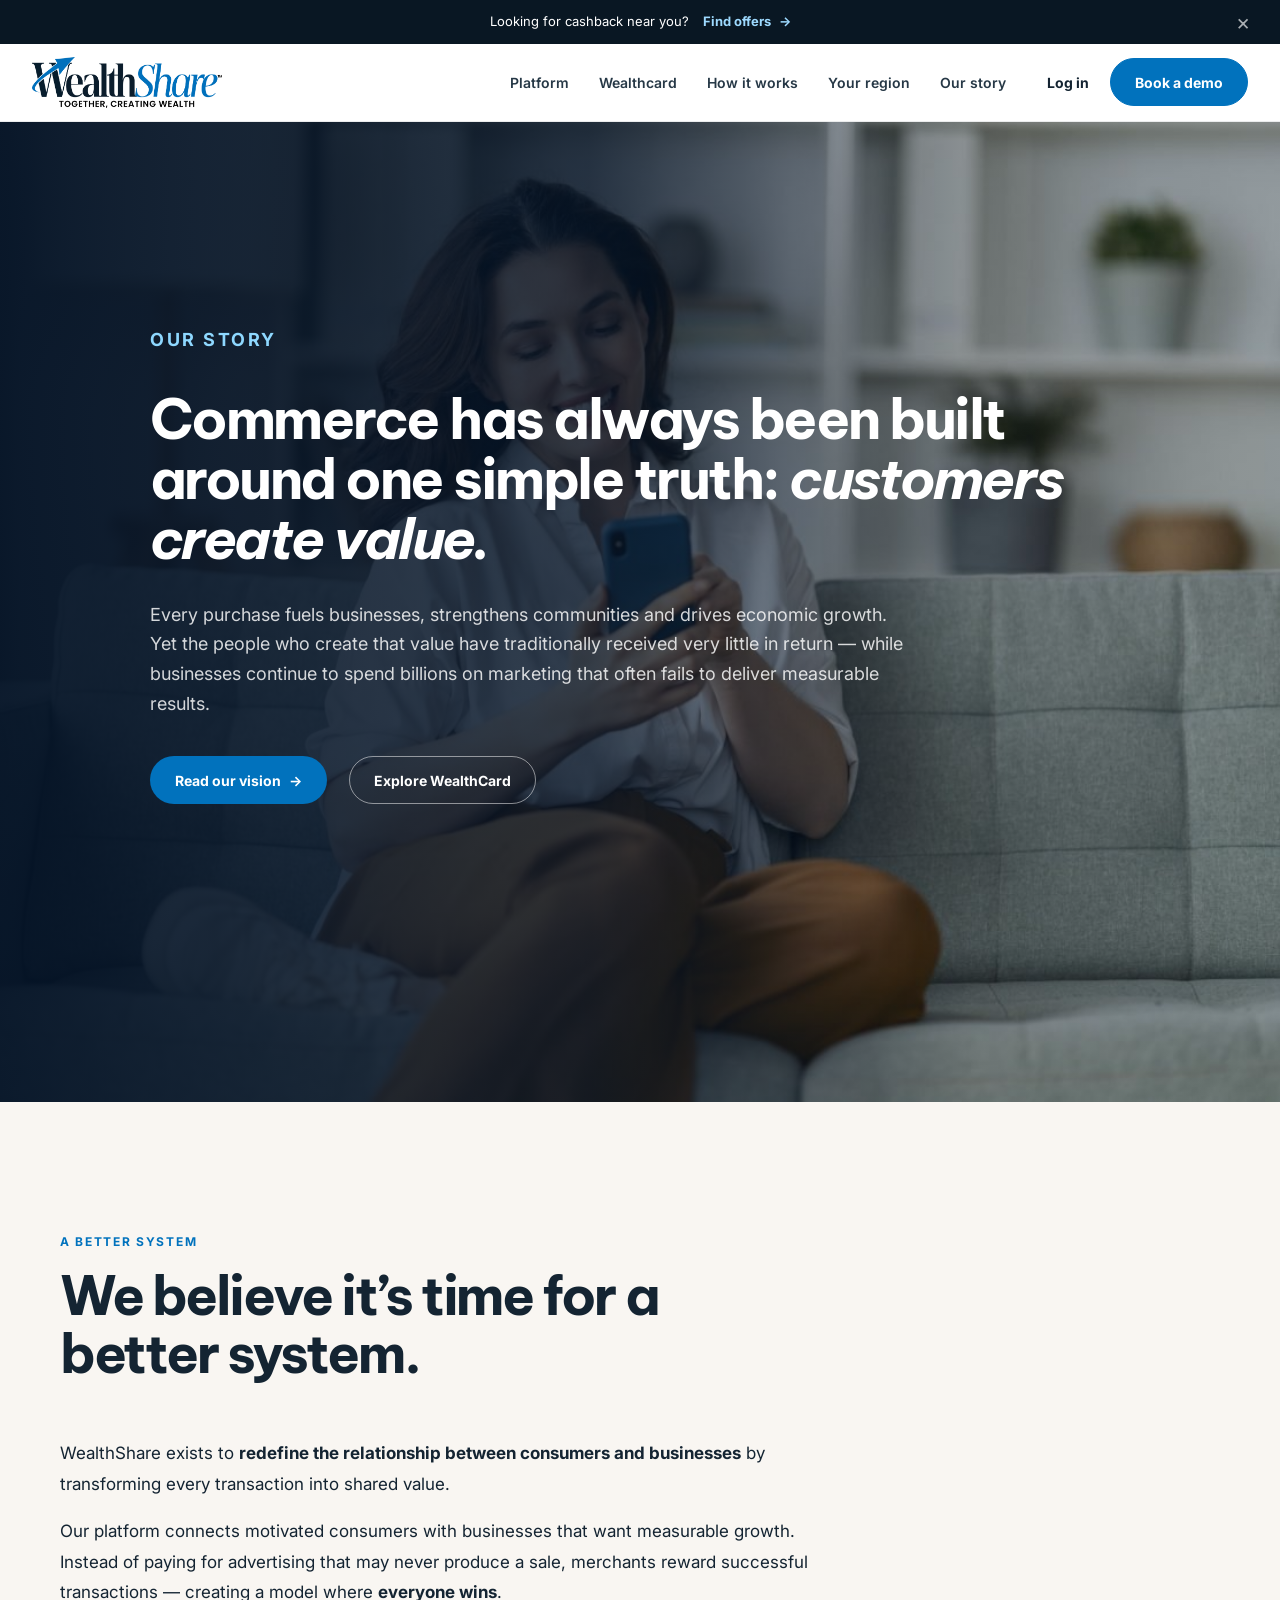
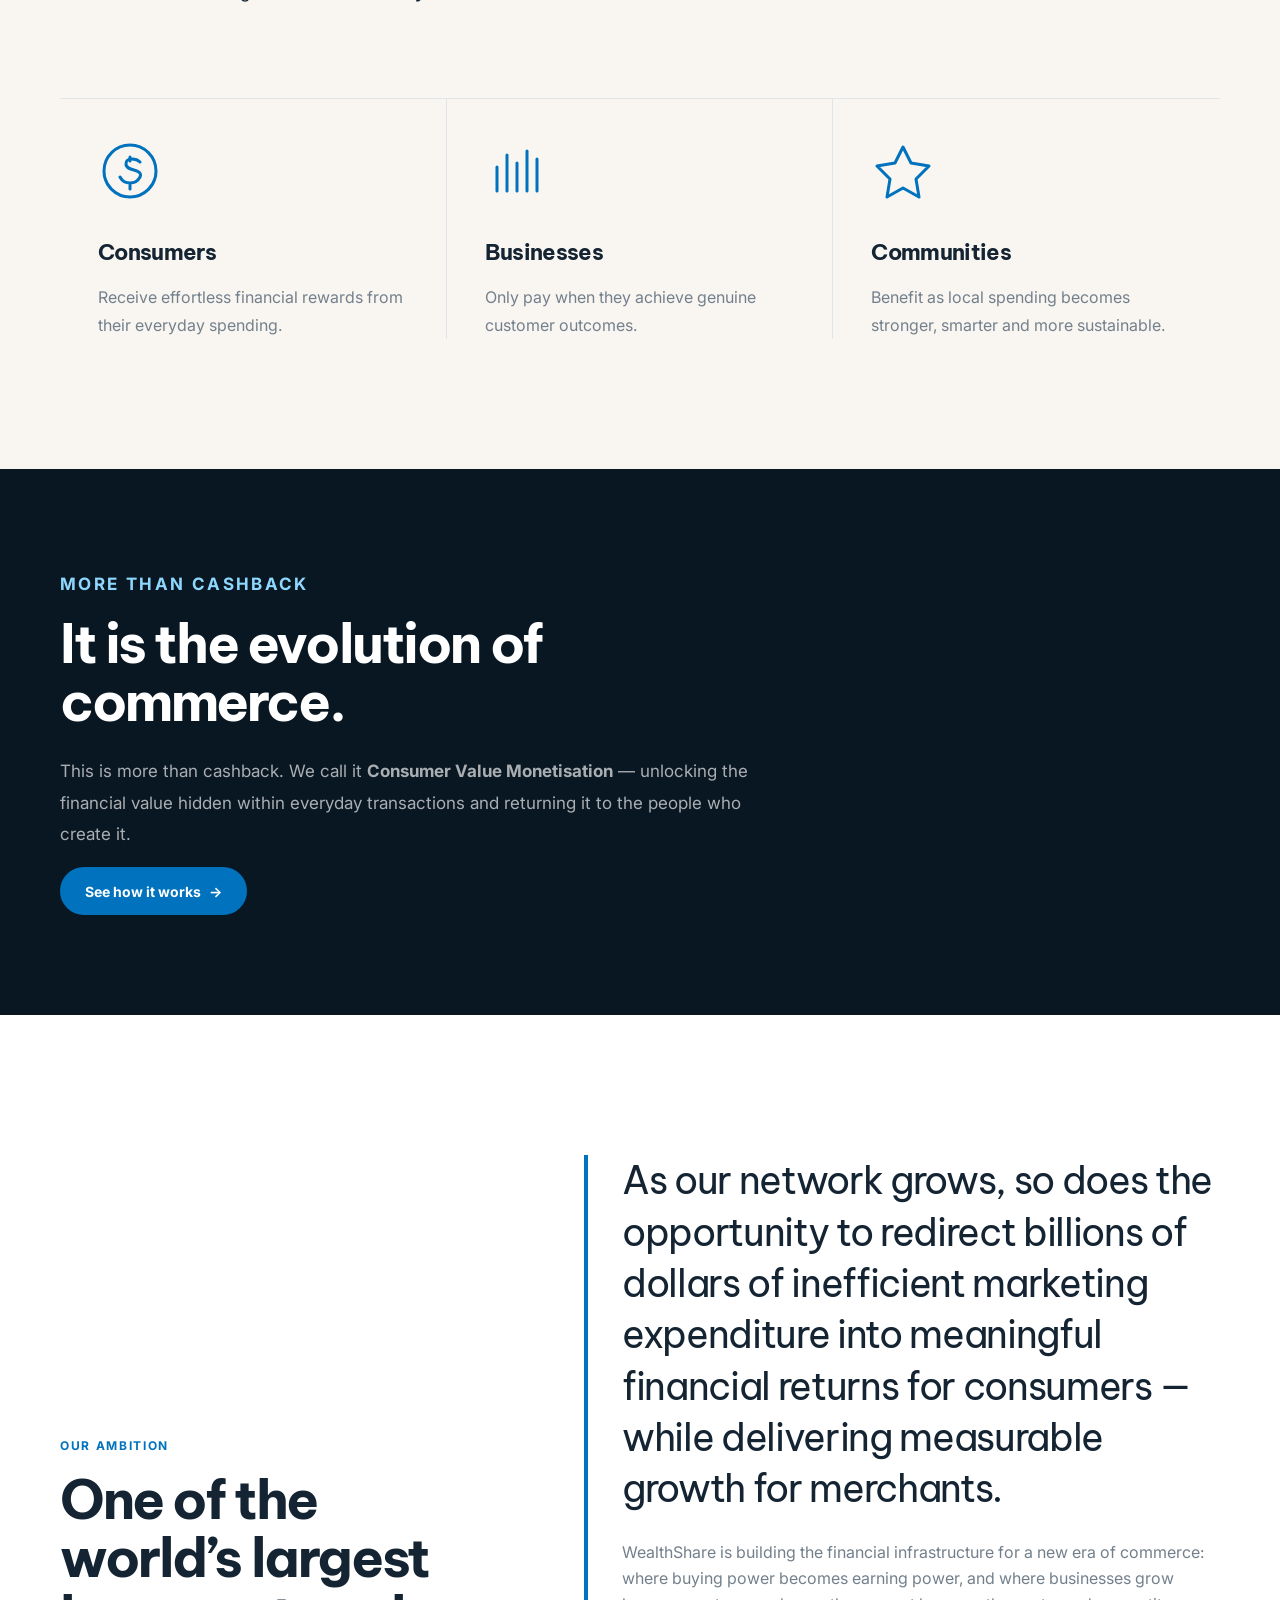
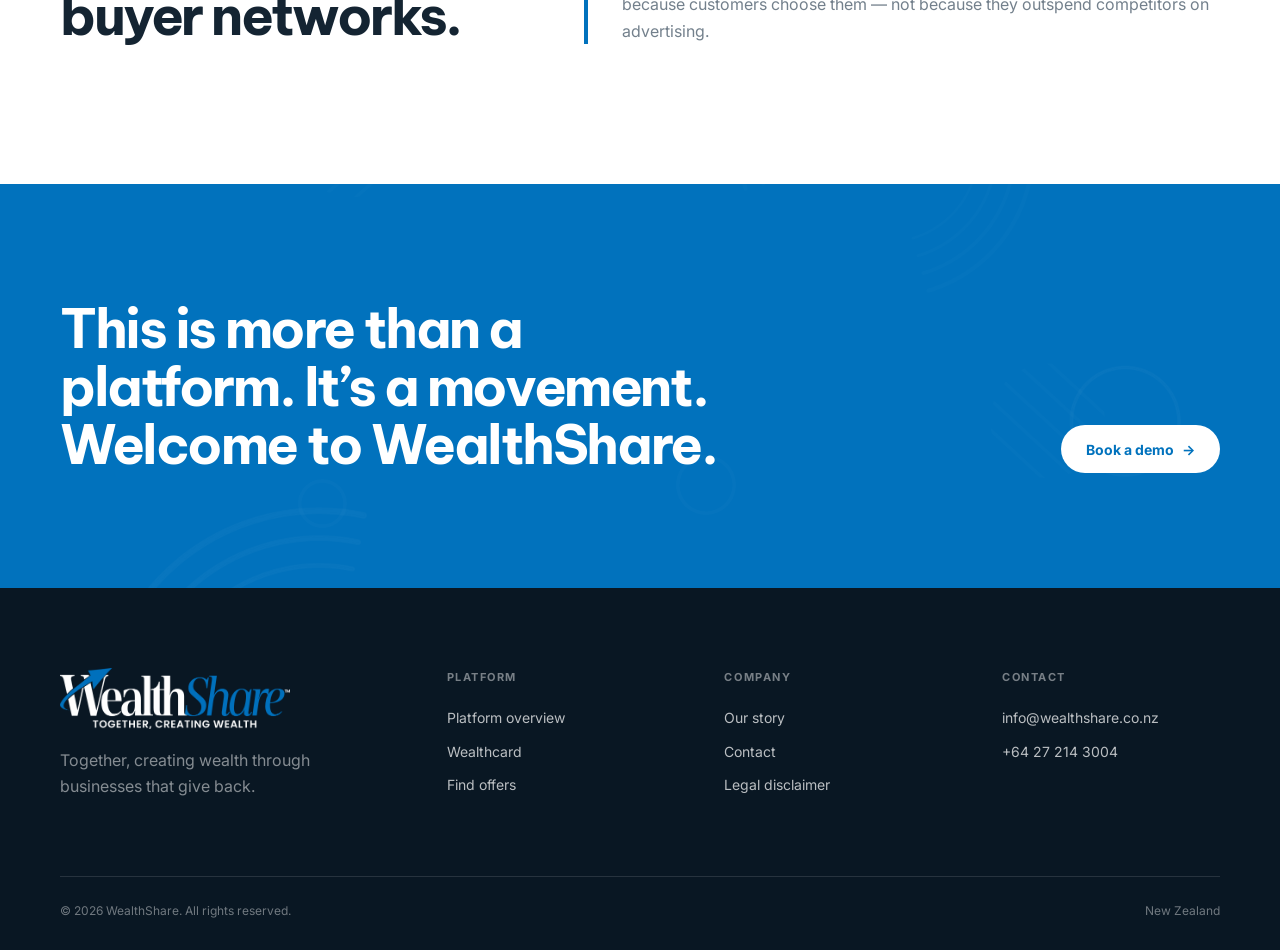
<file: story.html>
<!DOCTYPE html>
<html lang="en">
<head>
<meta charset="UTF-8">
<meta name="viewport" content="width=device-width, initial-scale=1.0">
<title>Our Story — WealthShare</title>
<meta name="description" content="WealthShare exists to redefine the relationship between consumers and businesses by transforming every transaction into shared value.">
<link rel="preconnect" href="https://fonts.googleapis.com">
<link rel="preconnect" href="https://fonts.gstatic.com" crossorigin>
<link href="https://fonts.googleapis.com/css2?family=Be+Vietnam+Pro:wght@400;500;600;700;800&family=Inter:wght@400;500;600;700&display=swap" rel="stylesheet">
<link rel="stylesheet" href="theme.css">
</head>
<body>

<div class="utility" id="utility"><span>Looking for cashback near you?</span><a class="link" href="https://alpha3402.github.io/wealthcare/#finder">Find offers <span class="arrow">→</span></a><button aria-label="Dismiss announcement" type="button">×</button></div>

<nav class="nav" aria-label="Primary navigation">
  <div class="inner">
    <a class="brand" href="https://alpha3402.github.io/wealthcare/" aria-label="WealthShare home"><img src="assets/wealthshare-logo.webp" alt="WealthShare"></a>
    <div class="navlinks">
      <a href="https://alpha3402.github.io/wealthcare/#platform">Platform</a>
      <a href="wealthcard.html">Wealthcard</a>
      <a href="https://alpha3402.github.io/wealthcare/#finder">How it works</a>
      <a href="https://alpha3402.github.io/wealthcare/#region">Your region</a>
      <a href="story.html" aria-current="page">Our story</a>
    </div>
    <div class="actions">
      <a class="btn btn-text" href="https://alpha3402.github.io/wealthcare/#contact">Log in</a>
      <a class="btn btn-outline" href="mailto:info@wealthshare.co.nz?subject=WealthShare%20demo">Book a demo</a>
      <button class="menu-toggle" type="button" aria-label="Open menu" aria-expanded="false"><span></span><span></span><span></span></button>
    </div>
  </div>
</nav>

<div class="mobile-menu" id="mobileMenu">
  <a href="https://alpha3402.github.io/wealthcare/#platform">Platform</a>
  <a href="wealthcard.html">Wealthcard</a>
  <a href="https://alpha3402.github.io/wealthcare/#finder">How it works</a>
  <a href="https://alpha3402.github.io/wealthcare/#region">Your region</a>
  <a href="story.html">Our story</a>
  <a class="btn btn-primary" href="mailto:info@wealthshare.co.nz?subject=WealthShare%20demo">Book a demo</a>
</div>

<!-- ================= HERO ================= -->
<section class="hero">
  <div class="shell hero-copy hero-feedback">
    <p class="eyebrow">Our story</p>
    <h1 class="hero-large">Commerce has always been built around one simple truth: <em>customers create value.</em></h1>
    <p class="hero-small">Every purchase fuels businesses, strengthens communities and drives economic growth. Yet the people who create that value have traditionally received very little in return — while businesses continue to spend billions on marketing that often fails to deliver measurable results.</p>
    <div class="hero-buttons">
      <a class="btn btn-primary" href="#vision">Read our vision <span class="arrow">→</span></a>
      <a class="btn btn-outline" href="wealthcard.html">Explore WealthCard</a>
    </div>
  </div>
</section>

<!-- ================= THE BETTER SYSTEM ================= -->
<section class="platform" id="vision">
  <div class="shell">
    <header class="platform-head">
      <p class="eyebrow">A better system</p>
      <h2 class="title">We believe it&rsquo;s time for a better system.</h2>
    </header>
    <div class="copy" style="max-width:760px">
      <p>WealthShare exists to <strong>redefine the relationship between consumers and businesses</strong> by transforming every transaction into shared value.</p>
      <p>Our platform connects motivated consumers with businesses that want measurable growth. Instead of paying for advertising that may never produce a sale, merchants reward successful transactions — creating a model where <strong>everyone wins</strong>.</p>
    </div>
    <div class="how">
      <div class="how-item">
        <svg class="how-icon" viewBox="0 0 64 64" fill="none" stroke="currentColor" stroke-width="3" stroke-linecap="round" stroke-linejoin="round" aria-hidden="true"><circle cx="32" cy="32" r="26"/><path d="M22 38c2 4 6 6 10 6s8-2 10-6-2-6-6-7-8-2-8-6 2-5 6-5 6 1 8 3"/><path d="M32 18v4m0 24v4"/></svg>
        <h3>Consumers</h3>
        <p>Receive effortless financial rewards from their everyday spending.</p>
      </div>
      <div class="how-item">
        <svg class="how-icon" viewBox="0 0 64 64" fill="none" stroke="currentColor" stroke-width="3" stroke-linecap="round" stroke-linejoin="round" aria-hidden="true"><path d="M12 52V28m10 24V16m10 36V24m10 28V12m10 40V20"/></svg>
        <h3>Businesses</h3>
        <p>Only pay when they achieve genuine customer outcomes.</p>
      </div>
      <div class="how-item">
        <svg class="how-icon" viewBox="0 0 64 64" fill="none" stroke="currentColor" stroke-width="3" stroke-linecap="round" stroke-linejoin="round" aria-hidden="true"><path d="M32 8l8 16 18 3-13 13 3 18-16-9-16 9 3-18L6 27l18-3z"/></svg>
        <h3>Communities</h3>
        <p>Benefit as local spending becomes stronger, smarter and more sustainable.</p>
      </div>
    </div>
  </div>
</section>

<!-- ================= CONSUMER VALUE MONETISATION ================= -->
<section class="travel">
  <div class="shell">
    <div class="travel-copy" style="max-width:760px">
      <p class="eyebrow">More than cashback</p>
      <h2 class="title">It is the evolution of commerce.</h2>
      <p>This is more than cashback. We call it <strong>Consumer Value Monetisation</strong> — unlocking the financial value hidden within everyday transactions and returning it to the people who create it.</p>
      <a class="btn btn-primary" href="wealthcard.html">See how it works <span class="arrow">→</span></a>
    </div>
  </div>
</section>

<!-- ================= AMBITION ================= -->
<section class="proof">
  <div class="shell proof-grid">
    <div>
      <p class="eyebrow">Our ambition</p>
      <h2 class="title">One of the world&rsquo;s largest buyer networks.</h2>
    </div>
    <div class="quote">
      <blockquote>As our network grows, so does the opportunity to redirect billions of dollars of inefficient marketing expenditure into meaningful financial returns for consumers — while delivering measurable growth for merchants.</blockquote>
      <p>WealthShare is building the financial infrastructure for a new era of commerce: where buying power becomes earning power, and where businesses grow because customers choose them — not because they outspend competitors on advertising.</p>
    </div>
  </div>
</section>

<!-- ================= CLOSING CTA ================= -->
<section class="cta">
  <div class="shell">
    <h2 class="title">This is more than a platform. It&rsquo;s a movement. Welcome to WealthShare.</h2>
    <a class="btn" href="mailto:info@wealthshare.co.nz?subject=WealthShare%20demo">Book a demo <span class="arrow">→</span></a>
  </div>
</section>

<footer class="footer">
  <div class="shell">
    <div class="footer-grid">
      <div class="footer-brand"><img src="assets/wealthshare-logo-white.webp" alt="WealthShare"><p>Together, creating wealth through businesses that give back.</p></div>
      <div><h4>Platform</h4><a href="https://alpha3402.github.io/wealthcare/#platform">Platform overview</a><a href="wealthcard.html">Wealthcard</a><a href="https://alpha3402.github.io/wealthcare/#finder">Find offers</a></div>
      <div><h4>Company</h4><a href="story.html">Our story</a><a href="mailto:info@wealthshare.co.nz">Contact</a><a href="https://wealthshare.online/wealthshare-copy/">Legal disclaimer</a></div>
      <div><h4>Contact</h4><a href="mailto:info@wealthshare.co.nz">info@wealthshare.co.nz</a><a href="tel:+64272143004">+64 27 214 3004</a></div>
    </div>
    <div class="footer-bottom"><span>© 2026 WealthShare. All rights reserved.</span><span>New Zealand</span></div>
  </div>
</footer>

<script src="theme.js"></script>
</body>
</html>
</file>
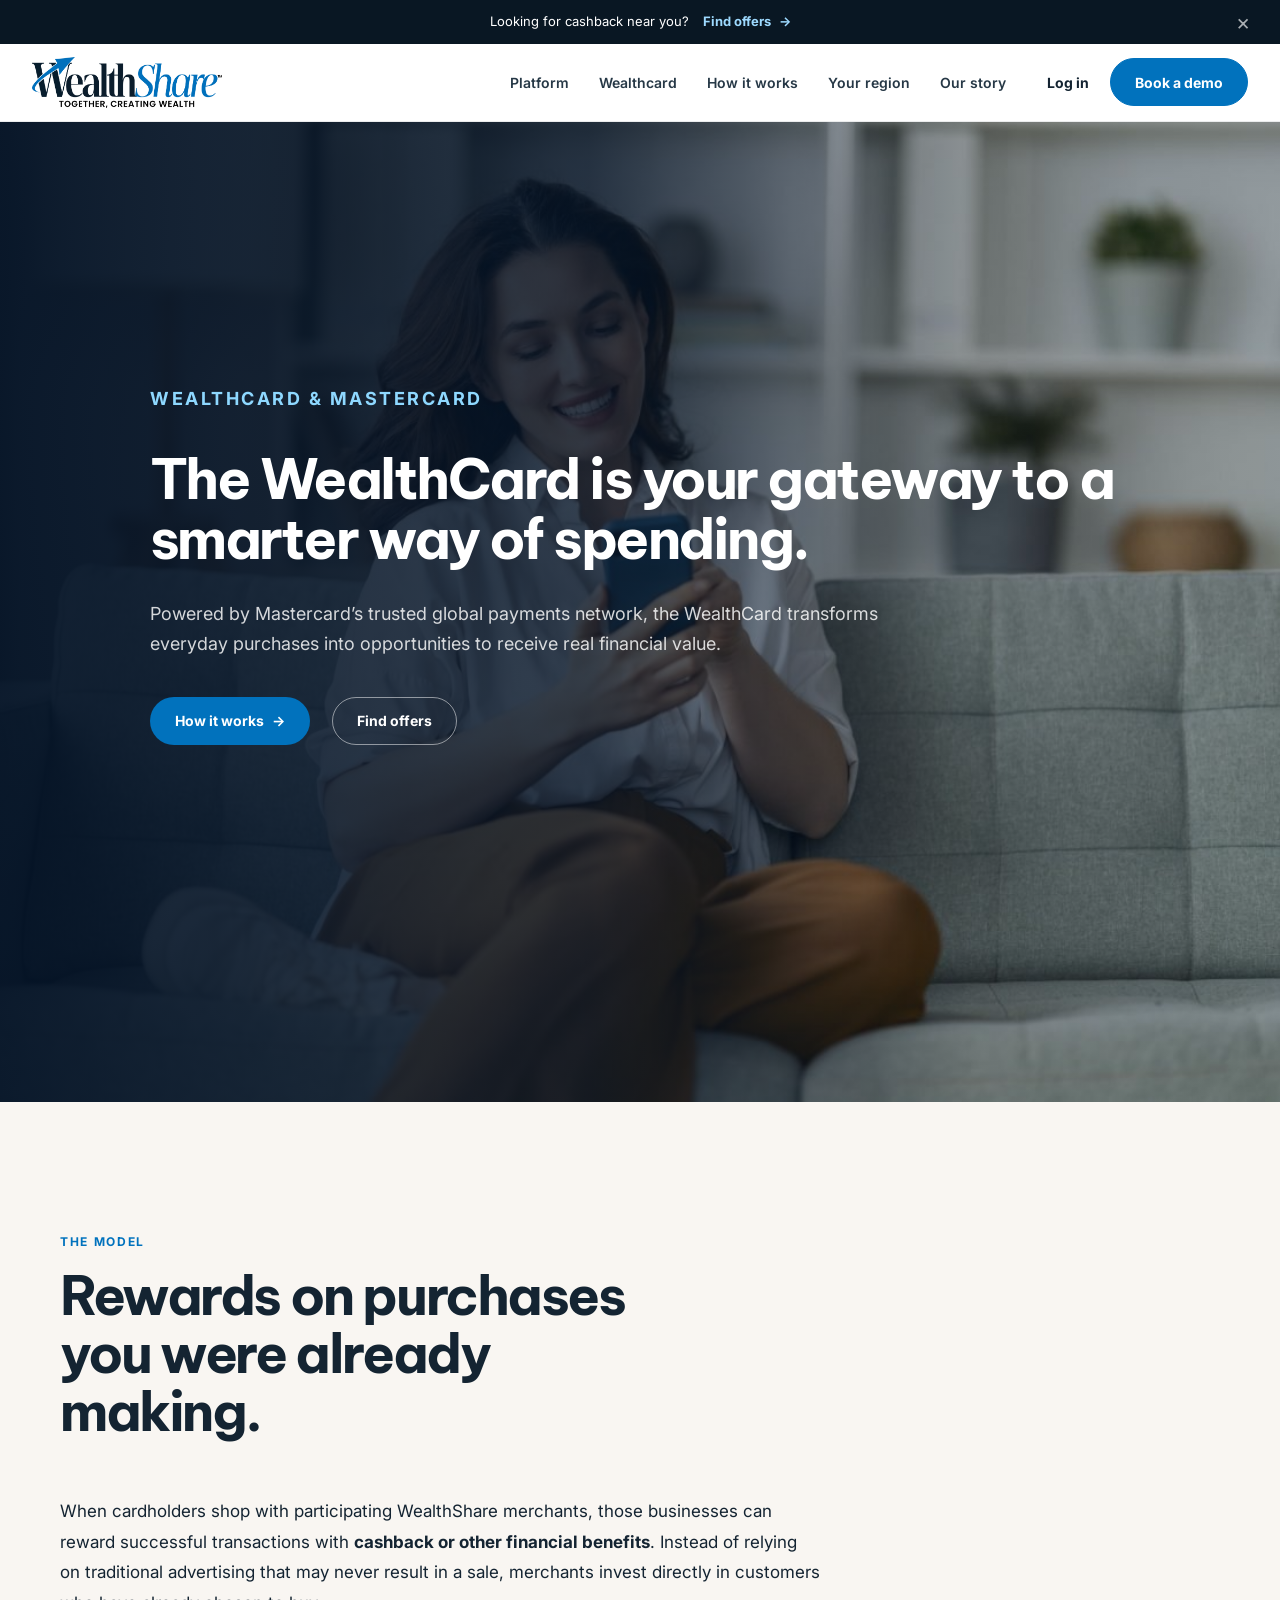
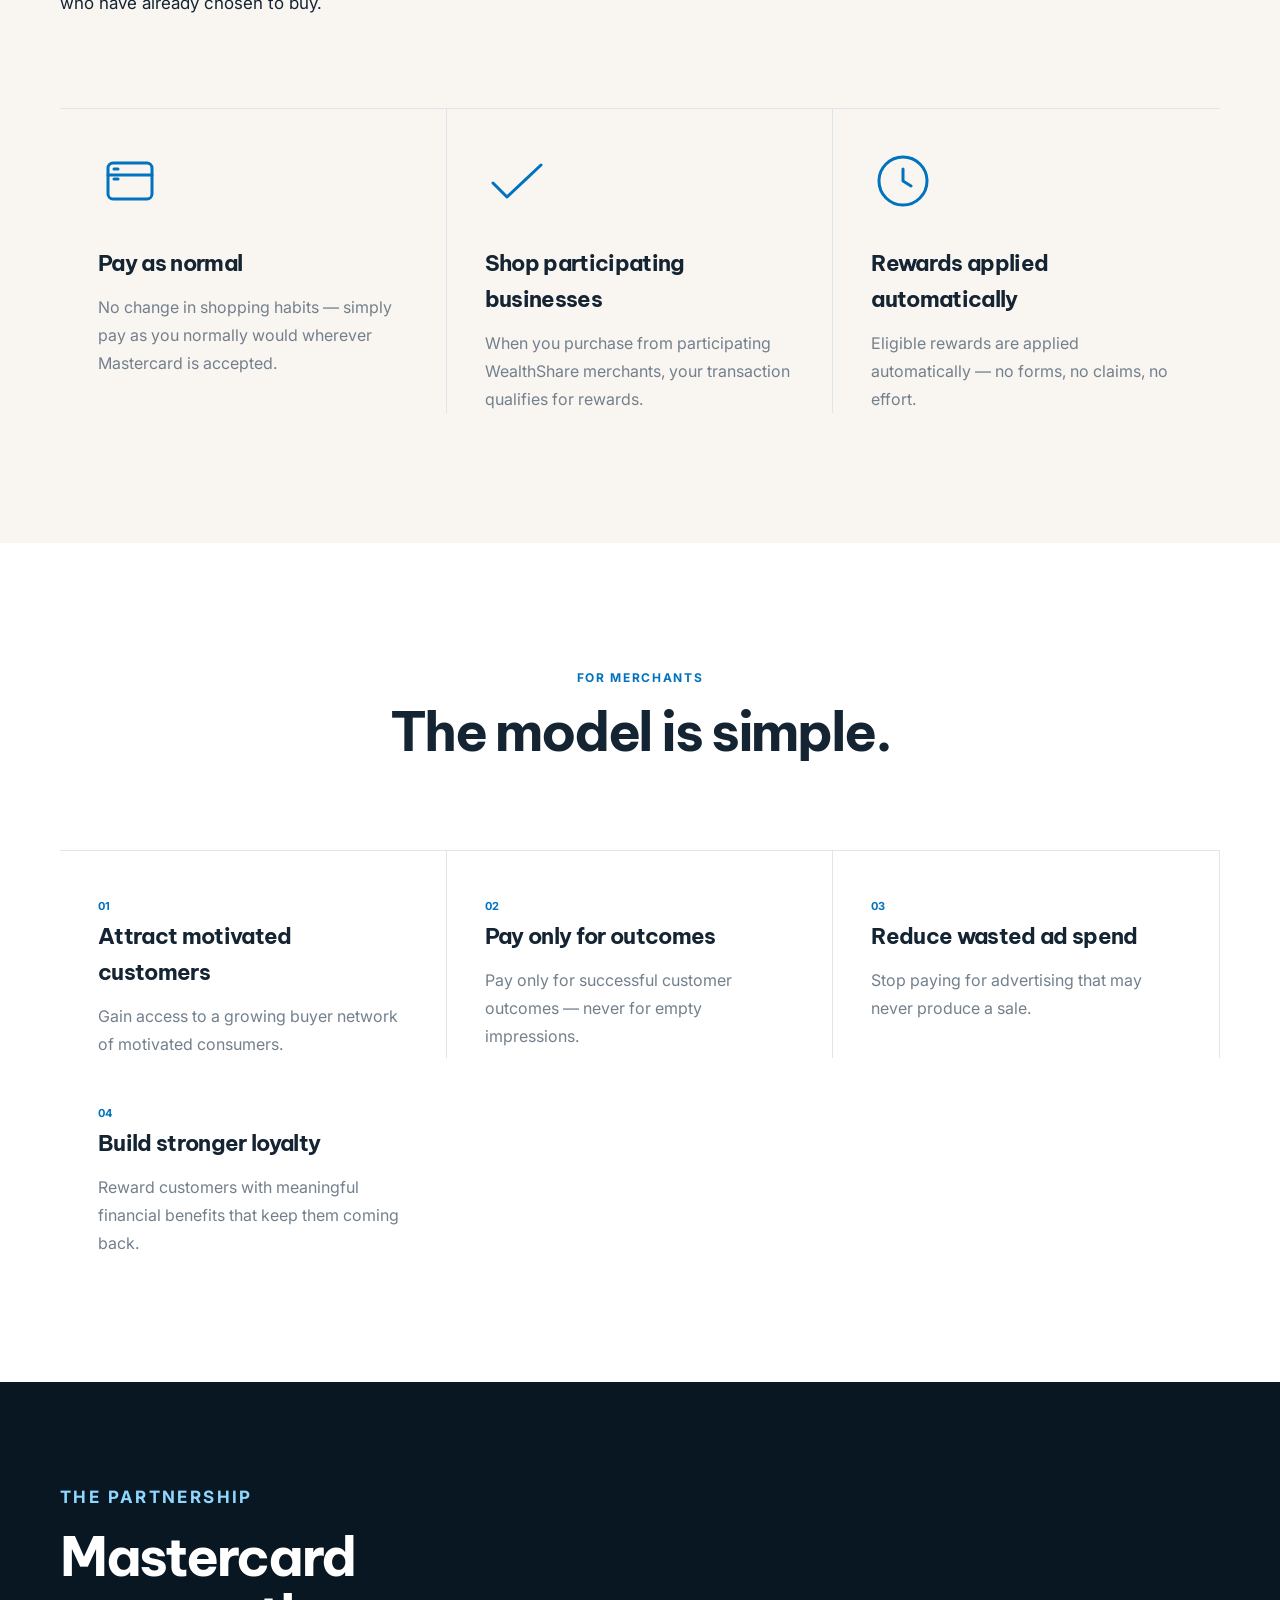
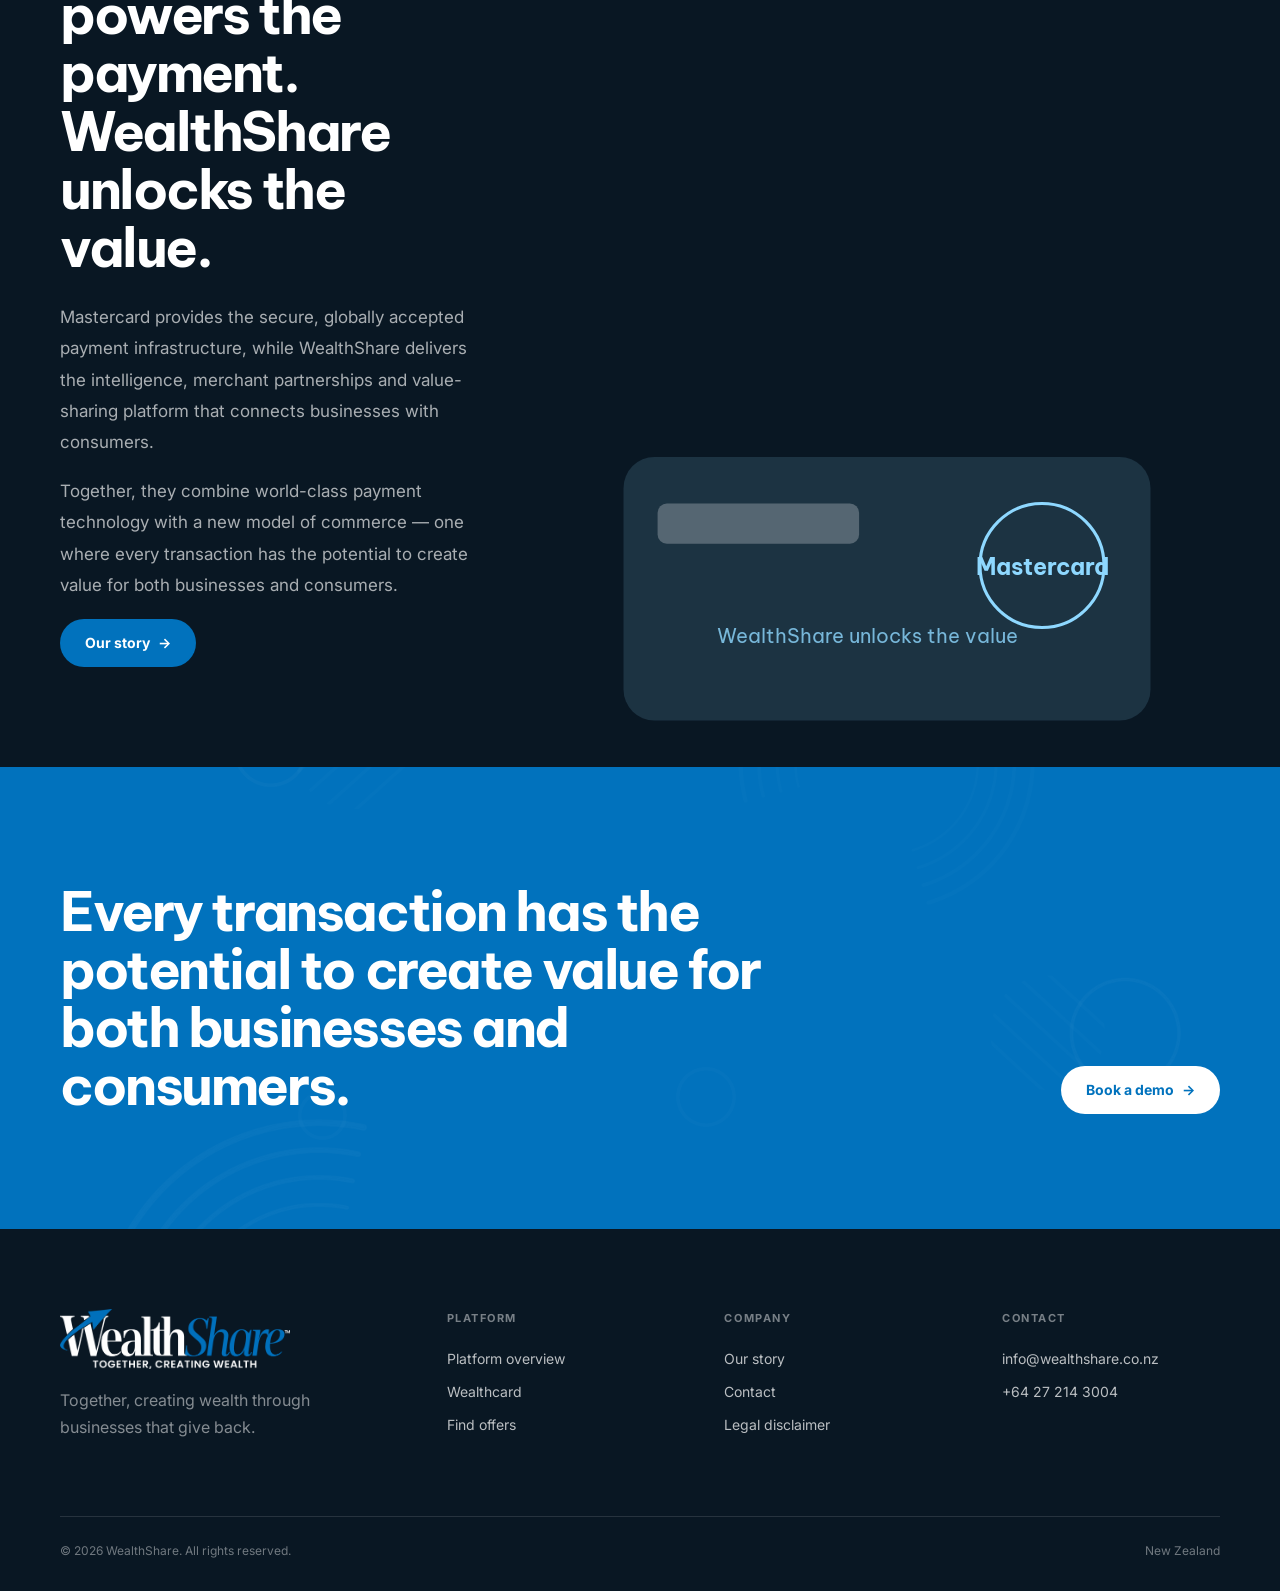
<file: wealthcard.html>
<!DOCTYPE html>
<html lang="en">
<head>
<meta charset="UTF-8">
<meta name="viewport" content="width=device-width, initial-scale=1.0">
<title>WealthCard — WealthShare</title>
<meta name="description" content="The WealthCard is your gateway to a smarter way of spending — powered by Mastercard's trusted global payments network.">
<link rel="preconnect" href="https://fonts.googleapis.com">
<link rel="preconnect" href="https://fonts.gstatic.com" crossorigin>
<link href="https://fonts.googleapis.com/css2?family=Be+Vietnam+Pro:wght@400;500;600;700;800&family=Inter:wght@400;500;600;700&display=swap" rel="stylesheet">
<link rel="stylesheet" href="theme.css">
</head>
<body>

<div class="utility" id="utility"><span>Looking for cashback near you?</span><a class="link" href="https://alpha3402.github.io/wealthcare/#finder">Find offers <span class="arrow">→</span></a><button aria-label="Dismiss announcement" type="button">×</button></div>

<nav class="nav" aria-label="Primary navigation">
  <div class="inner">
    <a class="brand" href="https://alpha3402.github.io/wealthcare/" aria-label="WealthShare home"><img src="assets/wealthshare-logo.webp" alt="WealthShare"></a>
    <div class="navlinks">
      <a href="https://alpha3402.github.io/wealthcare/#platform">Platform</a>
      <a href="wealthcard.html" aria-current="page">Wealthcard</a>
      <a href="https://alpha3402.github.io/wealthcare/#finder">How it works</a>
      <a href="https://alpha3402.github.io/wealthcare/#region">Your region</a>
      <a href="story.html">Our story</a>
    </div>
    <div class="actions">
      <a class="btn btn-text" href="https://alpha3402.github.io/wealthcare/#contact">Log in</a>
      <a class="btn btn-outline" href="mailto:info@wealthshare.co.nz?subject=WealthShare%20demo">Book a demo</a>
      <button class="menu-toggle" type="button" aria-label="Open menu" aria-expanded="false"><span></span><span></span><span></span></button>
    </div>
  </div>
</nav>

<div class="mobile-menu" id="mobileMenu">
  <a href="https://alpha3402.github.io/wealthcare/#platform">Platform</a>
  <a href="wealthcard.html">Wealthcard</a>
  <a href="https://alpha3402.github.io/wealthcare/#finder">How it works</a>
  <a href="https://alpha3402.github.io/wealthcare/#region">Your region</a>
  <a href="story.html">Our story</a>
  <a class="btn btn-primary" href="mailto:info@wealthshare.co.nz?subject=WealthShare%20demo">Book a demo</a>
</div>

<!-- ================= HERO ================= -->
<section class="hero">
  <div class="shell hero-copy hero-feedback">
    <p class="eyebrow">WealthCard &amp; Mastercard</p>
    <h1 class="hero-large">The WealthCard is your gateway to a smarter way of spending.</h1>
    <p class="hero-small">Powered by Mastercard&rsquo;s trusted global payments network, the WealthCard transforms everyday purchases into opportunities to receive real financial value.</p>
    <div class="hero-buttons">
      <a class="btn btn-primary" href="#how">How it works <span class="arrow">→</span></a>
      <a class="btn btn-outline" href="https://alpha3402.github.io/wealthcare/#finder">Find offers</a>
    </div>
  </div>
</section>

<!-- ================= INTRO ================= -->
<section class="platform" id="how">
  <div class="shell">
    <header class="platform-head">
      <p class="eyebrow">The model</p>
      <h2 class="title">Rewards on purchases you were already making.</h2>
    </header>
    <div class="copy" style="max-width:760px">
      <p>When cardholders shop with participating WealthShare merchants, those businesses can reward successful transactions with <strong>cashback or other financial benefits</strong>. Instead of relying on traditional advertising that may never result in a sale, merchants invest directly in customers who have already chosen to buy.</p>
    </div>
    <div class="how">
      <div class="how-item">
        <svg class="how-icon" viewBox="0 0 64 64" fill="none" stroke="currentColor" stroke-width="3" stroke-linecap="round" stroke-linejoin="round" aria-hidden="true"><rect x="10" y="14" width="44" height="36" rx="5"/><path d="M10 26h44M16 20h4m-4 10h4"/></svg>
        <h3>Pay as normal</h3>
        <p>No change in shopping habits — simply pay as you normally would wherever Mastercard is accepted.</p>
      </div>
      <div class="how-item">
        <svg class="how-icon" viewBox="0 0 64 64" fill="none" stroke="currentColor" stroke-width="3" stroke-linecap="round" stroke-linejoin="round" aria-hidden="true"><path d="M8 34l14 14L56 16"/></svg>
        <h3>Shop participating businesses</h3>
        <p>When you purchase from participating WealthShare merchants, your transaction qualifies for rewards.</p>
      </div>
      <div class="how-item">
        <svg class="how-icon" viewBox="0 0 64 64" fill="none" stroke="currentColor" stroke-width="3" stroke-linecap="round" stroke-linejoin="round" aria-hidden="true"><circle cx="32" cy="32" r="24"/><path d="M32 20v12l8 5"/></svg>
        <h3>Rewards applied automatically</h3>
        <p>Eligible rewards are applied automatically — no forms, no claims, no effort.</p>
      </div>
    </div>
  </div>
</section>

<!-- ================= FOR MERCHANTS ================= -->
<section class="finder">
  <div class="shell">
    <header class="finder-head">
      <p class="eyebrow">For merchants</p>
      <h2 class="title">The model is simple.</h2>
    </header>
    <div class="how">
      <div class="how-item">
        <span class="step-num">01</span>
        <h3>Attract motivated customers</h3>
        <p>Gain access to a growing buyer network of motivated consumers.</p>
      </div>
      <div class="how-item">
        <span class="step-num">02</span>
        <h3>Pay only for outcomes</h3>
        <p>Pay only for successful customer outcomes — never for empty impressions.</p>
      </div>
      <div class="how-item">
        <span class="step-num">03</span>
        <h3>Reduce wasted ad spend</h3>
        <p>Stop paying for advertising that may never produce a sale.</p>
      </div>
      <div class="how-item">
        <span class="step-num">04</span>
        <h3>Build stronger loyalty</h3>
        <p>Reward customers with meaningful financial benefits that keep them coming back.</p>
      </div>
    </div>
  </div>
</section>

<!-- ================= PARTNERSHIP ================= -->
<section class="travel">
  <div class="shell travel-grid">
    <div class="travel-copy">
      <p class="eyebrow">The partnership</p>
      <h2 class="title">Mastercard powers the payment. WealthShare unlocks the value.</h2>
      <p>Mastercard provides the secure, globally accepted payment infrastructure, while WealthShare delivers the intelligence, merchant partnerships and value-sharing platform that connects businesses with consumers.</p>
      <p>Together, they combine world-class payment technology with a new model of commerce — one where every transaction has the potential to create value for both businesses and consumers.</p>
      <a class="btn btn-primary" href="story.html">Our story <span class="arrow">→</span></a>
    </div>
    <div class="travel-phones" aria-hidden="true">
      <svg viewBox="0 0 400 240" style="width:min(620px,100%)" fill="none">
        <rect x="30" y="40" width="340" height="170" rx="20" fill="rgba(142,216,255,.14)"/>
        <rect x="52" y="70" width="130" height="26" rx="6" fill="#fff" opacity=".25"/>
        <circle cx="300" cy="110" r="40" fill="none" stroke="#8ed8ff" stroke-width="2"/>
        <text x="300" y="116" text-anchor="middle" fill="#8ed8ff" font-family="Be Vietnam Pro, sans-serif" font-size="15" font-weight="700">Mastercard</text>
        <text x="90" y="160" fill="#8ed8ff" font-family="Be Vietnam Pro, sans-serif" font-size="13" opacity=".8">WealthShare unlocks the value</text>
      </svg>
    </div>
  </div>
</section>

<!-- ================= CTA ================= -->
<section class="cta">
  <div class="shell">
    <h2 class="title">Every transaction has the potential to create value for both businesses and consumers.</h2>
    <a class="btn" href="mailto:info@wealthshare.co.nz?subject=WealthShare%20demo">Book a demo <span class="arrow">→</span></a>
  </div>
</section>

<footer class="footer">
  <div class="shell">
    <div class="footer-grid">
      <div class="footer-brand"><img src="assets/wealthshare-logo-white.webp" alt="WealthShare"><p>Together, creating wealth through businesses that give back.</p></div>
      <div><h4>Platform</h4><a href="https://alpha3402.github.io/wealthcare/#platform">Platform overview</a><a href="wealthcard.html">Wealthcard</a><a href="https://alpha3402.github.io/wealthcare/#finder">Find offers</a></div>
      <div><h4>Company</h4><a href="story.html">Our story</a><a href="mailto:info@wealthshare.co.nz">Contact</a><a href="https://wealthshare.online/wealthshare-copy/">Legal disclaimer</a></div>
      <div><h4>Contact</h4><a href="mailto:info@wealthshare.co.nz">info@wealthshare.co.nz</a><a href="tel:+64272143004">+64 27 214 3004</a></div>
    </div>
    <div class="footer-bottom"><span>© 2026 WealthShare. All rights reserved.</span><span>New Zealand</span></div>
  </div>
</footer>

<script src="theme.js"></script>
</body>
</html>
</file>
<file: theme.css>
:root{--blue:#0172bd;--blue2:#078ddd;--navy:#091723;--ink:#142432;--body:#465463;--muted:#73808c;--paper:#fbfaf7;--mist:#f1f4f6;--line:#dfe5e9;--white:#fff;--head:'Be Vietnam Pro',sans-serif;--body:'Inter',sans-serif;--max:1160px}
*{box-sizing:border-box}html{scroll-behavior:smooth}body{margin:0;background:var(--paper);color:var(--ink);font-family:var(--body);font-size:16px;line-height:1.65;-webkit-font-smoothing:antialiased;overflow-x:hidden}body.menu-open{overflow:hidden}a{color:inherit;text-decoration:none}button,select{font:inherit}img{display:block;max-width:100%}.shell{width:min(var(--max),calc(100% - 96px));margin-inline:auto}.eyebrow{margin:0 0 14px;color:var(--blue);font-size:12px;font-weight:700;letter-spacing:.14em;text-transform:uppercase}.display{font-family:var(--head);font-size:clamp(42px,5.5vw,74px);font-weight:700;line-height:1.03;letter-spacing:-.055em}.title{font-family:var(--head);font-size:clamp(34px,4.2vw,58px);font-weight:700;line-height:1.08;letter-spacing:-.045em}.copy{color:var(--body);font-size:17px;line-height:1.8}.arrow{display:inline-block;margin-left:8px;transition:transform .2s}.link:hover .arrow,.btn:hover .arrow{transform:translateX(4px)}
.utility{height:44px;background:var(--navy);color:#fff;display:flex;align-items:center;justify-content:center;gap:14px;font-size:13px}.utility a{display:inline-flex;align-items:center;color:#9edaff;font-weight:700}.utility button{position:absolute;right:24px;border:0;background:transparent;color:#fff;font-size:22px;opacity:.65;cursor:pointer}.nav{height:78px;background:#fff;border-bottom:1px solid rgba(9,23,35,.08);display:flex;align-items:center;position:sticky;top:0;z-index:100}.nav .inner{width:min(1220px,calc(100% - 64px));margin:auto;display:flex;align-items:center;justify-content:space-between;gap:32px}.brand img{width:190px;height:auto}.navlinks{display:flex;align-items:center;gap:30px;margin-left:auto}.navlinks a{font-size:14px;font-weight:600;color:#263846}.navlinks a:hover{color:var(--blue)}.actions{display:flex;align-items:center;gap:12px}.btn{display:inline-flex;align-items:center;justify-content:center;min-height:48px;padding:0 24px;border:1px solid transparent;border-radius:999px;font-size:14px;font-weight:700;cursor:pointer;transition:background .2s,color .2s,border .2s,transform .2s}.btn-primary{background:var(--blue);color:#fff}.btn-primary:hover{background:#0566a4;transform:translateY(-1px)}.btn-outline{border-color:#b9c5cc;color:var(--ink);background:#fff}.btn-outline:hover{border-color:var(--ink)}.btn-text{padding-inline:8px}.menu-toggle{display:none;border:0;background:transparent;padding:8px;cursor:pointer}.menu-toggle span{display:block;width:25px;height:2px;background:var(--navy);margin:5px}.mobile-menu{display:none}
.hero{min-height:calc(100vh - 122px);position:relative;display:flex;align-items:center;color:#fff;background:url('assets/hero-woman-phone.jpg') center 45%/cover no-repeat}.hero:before{content:"";position:absolute;inset:0;background:linear-gradient(90deg,rgba(5,20,39,.96) 0%,rgba(5,20,39,.8) 46%,rgba(5,20,39,.25) 76%,rgba(5,20,39,.2) 100%)}.hero-copy{position:relative;z-index:1;max-width:700px;padding:104px 0 112px}.hero .eyebrow{color:#8ed8ff}.hero h1{margin:0 0 28px}.hero p{max-width:620px;margin:0 0 34px;color:rgba(255,255,255,.82);font-size:18px;line-height:1.75}.hero-buttons{display:flex;align-items:center;gap:22px}.hero .btn-outline{color:#fff;border-color:rgba(255,255,255,.5);background:transparent}.hero-proof{margin-top:54px;padding-top:28px;border-top:1px solid rgba(255,255,255,.2);display:flex;align-items:center;gap:18px}.hero-proof strong{font-family:var(--head);font-size:30px;line-height:1}.hero-proof span{max-width:180px;color:rgba(255,255,255,.65);font-size:13px;line-height:1.45}
.hero{min-height:980px}.hero-copy{max-width:760px;padding:92px 0 100px}.hero-long-copy{max-width:710px}.hero-long-copy p{margin:0 0 16px;color:rgba(255,255,255,.82);font-size:17px;line-height:1.72}.hero .hero-proof{margin-top:34px}.hero .hero-proof strong{max-width:330px;text-transform:uppercase}.hero .hero-proof span{max-width:310px}.hero .hero-buttons{margin-top:32px}.play-mark{width:17px;height:17px;margin-right:9px;flex:none}.product-overview{min-height:820px;background:#f3f6f7;display:grid;place-items:center;padding:100px 32px;position:relative;overflow:hidden}.product-overview:before{content:"";position:absolute;width:760px;height:760px;border-radius:50%;background:rgba(1,114,189,.06)}.phones{position:relative;width:min(720px,90vw);filter:drop-shadow(0 35px 32px rgba(9,23,35,.17));mix-blend-mode:multiply}.product-caption{position:absolute;left:max(32px,calc((100vw - var(--max))/2));bottom:60px;color:var(--muted);font-size:13px}.product-caption strong{display:block;color:var(--ink);font-family:var(--head);font-size:20px;margin-bottom:4px}
.logo-rail{background:#fff;border-block:1px solid var(--line);overflow:hidden;padding:27px 0}.logo-track{width:max-content;display:flex;align-items:center;gap:54px;animation:logos 40s linear infinite}.logo-track a{display:flex;align-items:center;justify-content:center}.logo-track img{width:145px;height:58px;object-fit:contain;filter:none;opacity:1;transition:transform .25s ease,opacity .25s ease}.logo-track a:hover img{transform:scale(1.06)}.logo-track .brandcrafter-logo{width:175px}@keyframes logos{to{transform:translateX(-50%)}}
.platform{background:#f9f6f2;padding:130px 0}.platform-head{margin-bottom:56px}.platform-head h2{margin:0;max-width:620px}.platform-grid{display:grid;grid-template-columns:minmax(0,.9fr) minmax(520px,1.1fr);gap:70px;align-items:start}.steps{position:relative;padding-bottom:42vh}.step{position:sticky;top:120px;z-index:1;min-height:420px;margin-bottom:55vh;padding:40px 34px;display:grid;grid-template-columns:48px 1fr;align-content:start;background:#fff;border:1px solid #d7e0e5;border-radius:20px;box-shadow:0 16px 46px rgba(9,23,35,.09);opacity:1;transform:scale(.965);transform-origin:top center;transition:transform .35s,border-color .35s,box-shadow .35s}.step:nth-child(2){z-index:2}.step:nth-child(3){z-index:3}.step:nth-child(4){z-index:4}.step:nth-child(5){z-index:5;margin-bottom:0}.step.active{transform:scale(1);border-color:rgba(1,114,189,.38);box-shadow:0 26px 62px rgba(9,23,35,.15)}.step-num{font-size:11px;font-weight:700;color:var(--blue);padding-top:7px}.step h3{font-family:var(--head);font-size:27px;letter-spacing:-.03em;margin:0 0 18px}.step p{margin:0;max-width:480px;color:var(--body);font-size:17px;line-height:1.85}.stage-wrap{position:sticky;top:108px;height:600px}.stage{position:absolute;inset:0;border:1px solid #dfe4e7;border-radius:19px;background:#fff;box-shadow:0 28px 70px rgba(9,23,35,.12);overflow:hidden}.slide{position:absolute;inset:0;opacity:0;transform:translateY(18px);transition:opacity .45s,transform .45s;display:flex;align-items:center;justify-content:center;padding:38px}.slide.active{opacity:1;transform:none}.slide.blue{background:#eaf6fd}.slide.soft{background:#f5f6f4}.slide.navy{background:var(--navy);color:#fff}.slide img{max-width:100%;max-height:100%;object-fit:contain}.slide .phone-pair{height:100%;filter:drop-shadow(0 20px 20px rgba(9,23,35,.16))}.locator-demo{width:100%;max-width:470px}.locator-demo .find{width:260px;margin:0 auto 28px}.search-card{background:#fff;border:1px solid #dce4e8;border-radius:16px;padding:22px;box-shadow:0 20px 50px rgba(9,23,35,.12)}.search-card label{font-size:12px;font-weight:700;color:var(--muted);text-transform:uppercase;letter-spacing:.08em}.search-field{margin-top:10px;border:1px solid #cbd5db;border-radius:10px;padding:16px;display:flex;justify-content:space-between;color:var(--ink)}.partner-grid{display:grid;grid-template-columns:repeat(3,1fr);gap:20px;width:100%;align-items:center}.partner-grid img{height:70px;width:100%;object-fit:contain;filter:grayscale(1);background:#fff;border-radius:10px;padding:12px}.app-panel{text-align:center}.app-panel h4{font-family:var(--head);font-size:36px;margin:0 0 14px;letter-spacing:-.04em}.app-panel p{color:rgba(255,255,255,.65);max-width:430px;margin:0 auto 28px}.store-buttons{display:flex;justify-content:center;gap:12px}.store-buttons img{height:48px}.mobile-visual{display:none}
.platform-icon-wrap{width:100%;height:100%;display:flex;align-items:center;justify-content:center}.slide .app-step-icon{max-height:440px;width:auto;filter:drop-shadow(0 18px 25px rgba(9,23,35,.14))}.mobile-visual .app-step-icon{max-height:280px;width:auto}.platform-icon{width:168px;height:168px;color:var(--blue);padding:32px;border:1px solid #cfe4f1;border-radius:50%;background:#fff;box-shadow:0 18px 45px rgba(1,114,189,.12)}.mobile-visual .platform-icon{width:132px;height:132px;padding:26px}.app-promo{padding:125px 0;background:#eef6fb}.app-promo-grid{display:grid;grid-template-columns:1fr 1fr;gap:72px;align-items:center}.app-promo-visual{min-height:620px;display:flex;align-items:flex-end;justify-content:center}.app-promo-visual img{width:min(500px,100%);filter:drop-shadow(0 28px 30px rgba(9,23,35,.18))}.app-promo-panel{padding:64px;border-radius:22px;background:var(--navy);color:#fff;box-shadow:0 28px 70px rgba(9,23,35,.16)}.app-promo-panel .eyebrow{color:#8ed8ff}.app-promo-panel h2{margin:0 0 24px}.app-promo-panel p{margin:0 0 32px;color:rgba(255,255,255,.68);font-size:17px;line-height:1.8}.app-promo-panel .store-buttons{justify-content:flex-start}.finder{padding:125px 0;background:#fff}.finder-head{text-align:center;max-width:800px;margin:0 auto}.finder h2{margin:0 0 42px}.finder-form{display:flex;justify-content:center;gap:12px}.finder select{width:min(430px,65vw);padding:16px 18px;border:1px solid #cbd5db;border-radius:8px;background:#fff;color:var(--ink)}.how{margin-top:90px;display:grid;grid-template-columns:repeat(3,1fr);border-top:1px solid var(--line)}.how-item{padding:40px 38px 0;border-right:1px solid var(--line)}.how-item:last-child{border-right:0}.how-icon{width:64px;height:64px;color:var(--blue);margin-bottom:24px}.how-item h3{font-family:var(--head);font-size:22px;margin:0 0 12px;letter-spacing:-.03em}.how-item p{margin:0;color:var(--muted);line-height:1.75}
.app-promo{background:#fff}.app-promo-grid{grid-template-columns:1.08fr .92fr;gap:86px}.app-promo-visual{min-height:670px}.app-promo-panel{padding:0;background:transparent;color:var(--ink);box-shadow:none;border-radius:0}.app-promo-panel h2{max-width:540px}.app-promo-panel p{color:var(--body);font-size:20px}.app-promo-panel .store-buttons{justify-content:flex-start}.travel{background:var(--navy);color:#fff;overflow:hidden}.travel-grid{display:grid;grid-template-columns:.85fr 1.15fr;align-items:center;min-height:780px}.travel-copy{padding:100px 60px 100px 0}.travel .eyebrow{color:#8ed8ff}.travel h2{margin:0 0 26px}.travel p{color:rgba(255,255,255,.65);font-size:17px;line-height:1.85}.travel-phones{align-self:end;display:flex;justify-content:center}.travel-phones img{width:min(620px,100%);filter:drop-shadow(0 35px 34px rgba(0,0,0,.3))}
.proof{padding:140px 0;background:#fff}.proof-grid{display:grid;grid-template-columns:.8fr 1.2fr;gap:100px;align-items:end}.proof h2{margin:0}.quote{border-left:4px solid var(--blue);padding-left:34px}.quote blockquote{font-family:var(--head);font-size:clamp(24px,3vw,38px);line-height:1.35;letter-spacing:-.035em;margin:0 0 24px}.quote p{margin:0;color:var(--muted)}.proof-stat{margin-top:80px;display:grid;grid-template-columns:1fr 2fr;gap:40px;padding-top:38px;border-top:1px solid var(--line)}.proof-stat strong{font-family:var(--head);font-size:clamp(64px,9vw,120px);line-height:.9;color:var(--blue)}.proof-stat span{font-size:20px;color:var(--body);align-self:center;max-width:570px}
.cta{padding:115px 0;background:var(--blue);color:#fff;position:relative;overflow:hidden}.cta:before{content:"";position:absolute;inset:0;background:url('assets/brand-pattern.png') center/cover;opacity:.12}.cta .shell{position:relative;display:flex;align-items:end;justify-content:space-between;gap:50px}.cta h2{margin:0;max-width:700px}.cta .btn{background:#fff;color:var(--blue);flex:none}.cta .btn:hover{background:#eaf6fd}
.footer{background:var(--navy);color:#fff;padding:80px 0 30px}.footer-grid{display:grid;grid-template-columns:1.5fr repeat(3,1fr);gap:60px}.footer-brand img{width:230px;margin-bottom:18px}.footer-brand p{color:rgba(255,255,255,.5);max-width:300px}.footer h4{margin:0 0 20px;color:rgba(255,255,255,.45);font-size:11px;letter-spacing:.14em;text-transform:uppercase}.footer a{display:block;margin:10px 0;color:rgba(255,255,255,.72);font-size:14px}.footer a:hover{color:#fff}.footer-bottom{margin-top:60px;padding-top:24px;border-top:1px solid rgba(255,255,255,.12);display:flex;justify-content:space-between;color:rgba(255,255,255,.42);font-size:12px}
@media(max-width:1000px){.shell{width:min(var(--max),calc(100% - 48px))}.navlinks{display:none}.menu-toggle{display:block}.actions .btn-text{display:none}.platform-grid{grid-template-columns:1fr}.steps{padding-bottom:0}.stage-wrap{display:none}.step{position:relative;top:auto;min-height:auto;margin-bottom:22px;padding:30px 26px;opacity:1;transform:none!important;border-radius:16px;box-shadow:0 10px 30px rgba(9,23,35,.07)}.step:nth-child(5){margin-bottom:0}.mobile-visual{display:flex;margin:25px 0 0;min-height:300px;border:1px solid var(--line);border-radius:16px;background:#fff;padding:20px;align-items:center;justify-content:center;overflow:hidden}.mobile-visual img{max-height:330px;object-fit:contain}.travel-grid{grid-template-columns:1fr}.travel-copy{padding:90px 0 20px}.proof-grid{grid-template-columns:1fr;gap:50px}.footer-grid{grid-template-columns:1fr 1fr}.mobile-menu{display:none;position:fixed;inset:122px 0 0;background:#fff;z-index:99;padding:30px}.mobile-menu.open{display:block}.mobile-menu a{display:block;padding:18px 0;border-bottom:1px solid var(--line);font-family:var(--head);font-size:24px}.mobile-menu .btn{margin-top:22px}}
@media(max-width:650px){.shell{width:calc(100% - 40px)}.utility{justify-content:flex-start;padding-left:20px;font-size:11px}.utility button{right:10px}.nav{height:70px}.nav .inner{width:calc(100% - 32px)}.brand img{width:155px}.actions .btn-outline{display:none}.actions .btn-primary{min-height:42px;padding-inline:16px;font-size:12px}.mobile-menu{inset:114px 0 0}.hero{min-height:760px;background-position:62% center}.hero:before{background:linear-gradient(90deg,rgba(5,20,39,.96),rgba(5,20,39,.7))}.hero-copy{padding:80px 0}.hero-buttons{align-items:stretch;flex-direction:column;max-width:260px}.hero-proof{margin-top:38px}.product-overview{min-height:560px;padding:60px 20px 100px}.product-caption{left:20px;bottom:35px}.logo-track{gap:28px}.logo-track img{width:115px}.platform{padding:90px 0}.platform-grid{gap:30px}.step{grid-template-columns:35px 1fr}.step p{font-size:15px}.mobile-visual{grid-column:1/-1;min-height:250px}.finder{padding:90px 0}.finder-form{flex-direction:column}.finder select{width:100%}.how{grid-template-columns:1fr;margin-top:65px}.how-item{border-right:0;border-bottom:1px solid var(--line);padding:34px 0}.travel-grid{min-height:auto}.travel-copy{padding-top:80px}.proof{padding:90px 0}.proof-stat{grid-template-columns:1fr;gap:18px}.cta{padding:80px 0}.cta .shell{align-items:flex-start;flex-direction:column}.footer-grid{grid-template-columns:1fr;gap:35px}.footer-bottom{align-items:flex-start;flex-direction:column;gap:10px}.store-buttons{flex-direction:column;align-items:center}}
@media(max-width:1000px){.app-promo-grid{grid-template-columns:1fr;gap:36px}.app-promo-visual{min-height:480px}.app-promo-panel{padding:0}}
@media(max-width:650px){.hero{min-height:1120px;background-position:64% center}.hero-copy{padding:72px 0 82px}.hero-long-copy p{font-size:15px;line-height:1.62}.hero .hero-proof{align-items:flex-start;flex-direction:column}.hero .hero-buttons{max-width:none}.app-promo{padding:80px 0}.app-promo-visual{min-height:410px}.app-promo-panel{padding:0}.app-promo-panel .store-buttons{align-items:flex-start}}
/* Hero/product overlap revision */
.nav .btn-outline{background:var(--blue);border-color:var(--blue);color:#fff}.nav .btn-outline:hover{background:#0566a4;border-color:#0566a4;color:#fff;transform:translateY(-1px)}
.product-overview{min-height:650px;padding:0 32px 80px;place-items:start center;overflow:visible;z-index:2}.product-overview:before{top:24px;left:50%;transform:translateX(-50%)}.product-overview .phones{z-index:1;width:min(1100px,92vw);max-width:none;transform:translateY(-145px)}
@media(max-width:1000px){.product-overview{min-height:560px;padding:0 24px 70px}.product-overview:before{width:620px;height:620px}.product-overview .phones{width:min(920px,96vw);transform:translateY(-105px)}}
@media(max-width:650px){.product-overview{min-height:390px;padding:0 12px 74px}.product-overview:before{top:12px;width:390px;height:390px}.product-overview .phones{width:104vw;transform:translateY(-58px)}.product-caption{bottom:24px}}
.sequence-v2.platform{height:620vh;padding:0;background:#f9f6f2}.sequence-v2>.shell{position:sticky;top:78px;min-height:calc(100vh - 78px);padding:52px 0 36px;display:flex;flex-direction:column;overflow:hidden}.sequence-v2 .platform-head{margin:0 0 24px;flex:none}.sequence-v2 .platform-head h2{max-width:720px}.sequence-v2 .platform-grid{flex:1;min-height:0;grid-template-columns:minmax(0,.85fr) minmax(420px,1.15fr);gap:68px;align-items:stretch}.sequence-v2 .steps{padding:0;border-top:1px solid #d9e0e4}.sequence-v2 .step,.sequence-v2 .step:nth-child(n){position:relative;top:auto;z-index:auto;min-height:0;margin:0;padding:17px 0;display:grid;grid-template-columns:46px 1fr;align-content:start;background:transparent;border:0;border-bottom:1px solid #d9e0e4;border-radius:0;box-shadow:none;opacity:1;transform:none;transition:padding .35s ease,background .35s ease}.sequence-v2 .step.active{padding:22px 0;box-shadow:none;border-color:#cbd9e1}.sequence-v2 .step-num{padding-top:5px;color:var(--blue);font-size:11px}.sequence-v2 .step h3{margin:0;font-size:25px;line-height:1.2}.sequence-v2 .step p{max-height:0;margin:0;overflow:hidden;opacity:0;transform:translateY(-5px);transition:max-height .4s ease,opacity .3s ease,transform .35s ease,margin .35s ease}.sequence-v2 .step.active p{max-height:180px;margin-top:14px;opacity:1;transform:none}.sequence-v2 .mobile-visual{display:none!important}.sequence-v2 .stage-wrap{position:relative;top:auto;height:auto;min-height:420px}.sequence-v2 .stage{inset:0}.sequence-v2 .platform-end{max-height:0;overflow:hidden;opacity:0;transform:translateY(12px);transition:max-height .35s ease,opacity .35s ease,transform .35s ease}.sequence-v2.complete .platform-end{max-height:70px;padding-top:20px;opacity:1;transform:none}.sequence-v2 .platform-end .btn{min-width:220px}.sequence-v2.complete .step p{max-height:0;margin-top:0;opacity:0}.sequence-v2.complete .stage .slide:last-child{opacity:1;transform:none}
@media(max-width:1000px){.sequence-v2.platform{height:680vh}.sequence-v2>.shell{top:70px;min-height:calc(100svh - 70px);padding:32px 0 22px}.sequence-v2 .platform-head{margin-bottom:18px}.sequence-v2 .platform-head h2{font-size:clamp(32px,9vw,44px)}.sequence-v2 .platform-grid{grid-template-columns:1fr;gap:0}.sequence-v2 .stage-wrap{display:none}.sequence-v2 .step,.sequence-v2 .step:nth-child(n){padding:14px 0;grid-template-columns:38px 1fr}.sequence-v2 .step.active{padding:18px 0}.sequence-v2 .step h3{font-size:21px}.sequence-v2 .step p{font-size:15px;line-height:1.65}.sequence-v2 .step.active p{max-height:190px;margin-top:11px}.sequence-v2.complete .platform-end{max-height:66px;padding-top:16px}.sequence-v2 .platform-end .btn{width:100%}}
@media(max-width:650px){.sequence-v2>.shell{width:calc(100% - 40px)}.sequence-v2 .platform-head .eyebrow{margin-bottom:8px}.sequence-v2 .platform-head h2{font-size:32px;line-height:1.04;letter-spacing:-.045em}.sequence-v2 .step h3{font-size:20px}.sequence-v2 .step.active p{max-height:205px}}
@media(max-height:720px) and (min-width:1001px){.sequence-v2>.shell{top:70px;min-height:calc(100vh - 70px);padding:22px 0 16px}.sequence-v2 .platform-head{margin-bottom:12px}.sequence-v2 .platform-head h2{font-size:38px}.sequence-v2 .platform-grid{gap:48px}.sequence-v2 .stage-wrap{min-height:300px}.sequence-v2 .step,.sequence-v2 .step:nth-child(n){padding:9px 0}.sequence-v2 .step.active{padding:11px 0}.sequence-v2 .step h3{font-size:20px}.sequence-v2 .step p{font-size:14px;line-height:1.55}.sequence-v2 .step.active p{max-height:95px;margin-top:6px}.sequence-v2.complete .platform-end{padding-top:10px}}
@media(prefers-reduced-motion:reduce){*{scroll-behavior:auto!important;animation:none!important;transition:none!important}}
/* Client hero-copy feedback — Parkable-style alternating scale */
.hero-feedback{max-width:980px;padding-top:74px;padding-bottom:170px}
.hero-feedback .hero-small{max-width:760px;margin:0 0 24px;color:rgba(255,255,255,.82);font-size:18px;line-height:1.65}
.hero-feedback .hero-large{max-width:980px;margin:0 0 30px;color:#fff;font-family:var(--head);font-size:clamp(42px,4.35vw,58px);font-weight:700;line-height:1.08;letter-spacing:-.045em}
.hero-feedback .hero-large + .hero-large{margin-top:44px}
.hero-feedback .hero-buttons{margin-top:38px}
@media(max-width:650px){.hero-feedback{padding:62px 0 130px}.hero-feedback .hero-small{margin-bottom:18px;font-size:15px;line-height:1.6}.hero-feedback .hero-large{margin-bottom:24px;font-size:clamp(31px,9vw,38px);line-height:1.12}.hero-feedback .hero-large + .hero-large{margin-top:34px}.hero-feedback .hero-buttons{margin-top:30px}}
</file>
